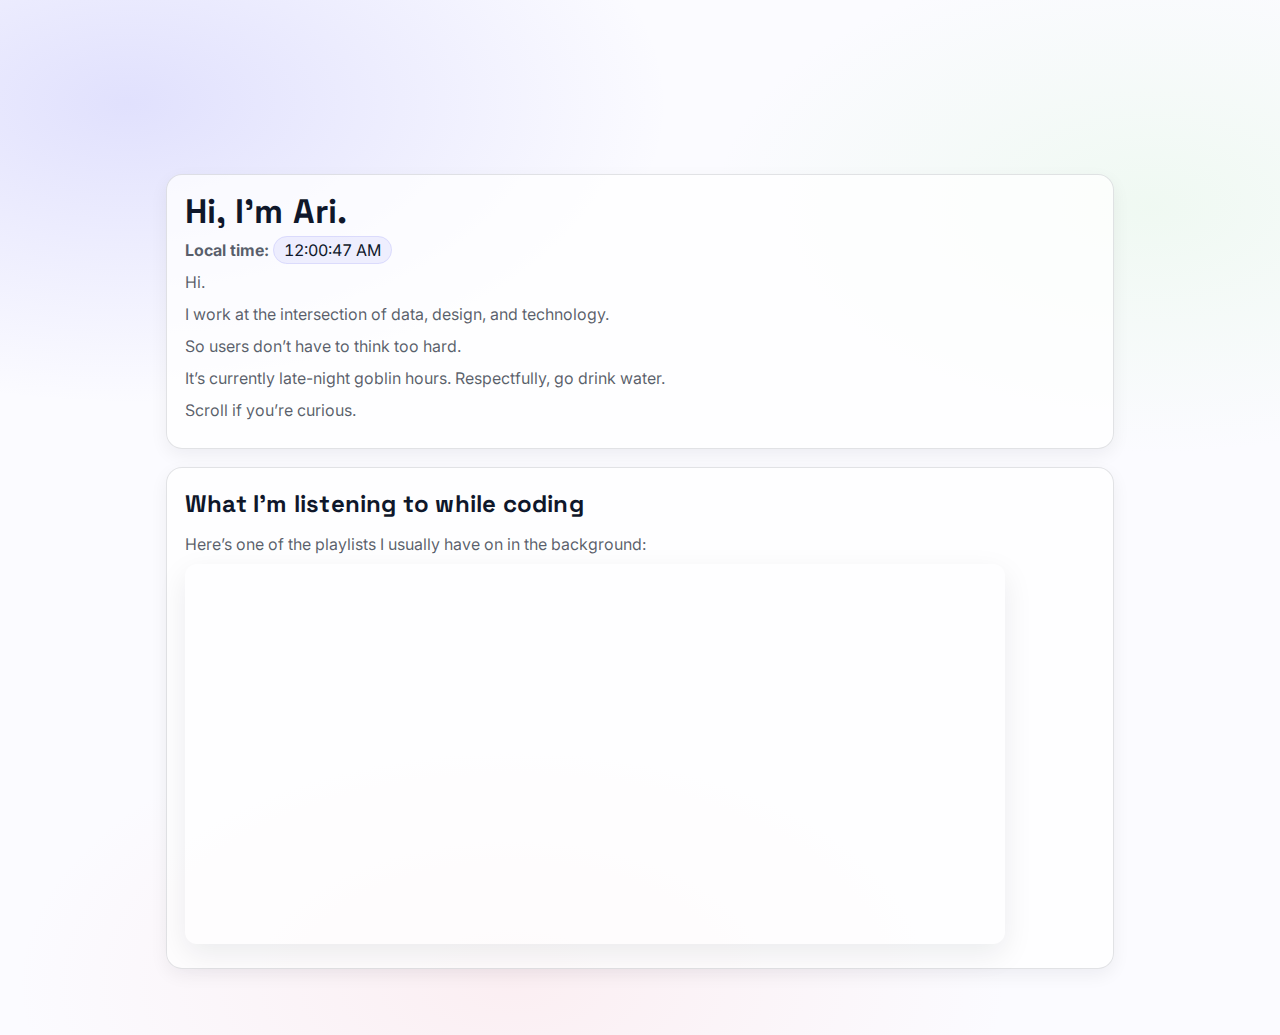
<file: index.html>
<!DOCTYPE html>
<html lang="en">
  <head>
    <meta charset="utf-8" />
    <meta name="viewport" content="width=device-width, initial-scale=1" />
    <title>Ari Portfolio — Home</title>
    <script src="theme-init.js"></script>
    <link rel="stylesheet" href="styles.css" />
  </head>
  <body data-page="home">
    <div id="nav-slot"></div>
    <main class="container">
      <!-- Title OUTSIDE the boxed sections -->
      <h1 class="site-title">ARINDAM</h1>

      <!-- Squiggle line UNDER the title (also outside the boxed sections) -->
      <svg
        id="name-underline"
        width="420"
        height="24"
        viewBox="0 0 420 24"
        xmlns="http://www.w3.org/2000/svg"
        aria-label="Animated underline"
        role="img"
      >
        <path
          id="underline-path"
          d="M10 14 C 80 2, 140 26, 210 14 S 340 2, 410 14"
          fill="none"
          stroke="currentColor"
          stroke-width="4"
          stroke-linecap="round"
          pathLength="1"
          style="stroke-dasharray: 1; stroke-dashoffset: 1"
        />
      </svg>

      <section id="hero" class="section">
        <h2 id="greeting-heading">Hi, I’m Ari.</h2>

        <p>
          <strong>Local time:</strong>
          <span id="clock">--:--:--</span>
        </p>

        <p id="greeting-message"></p>
      </section>

      <section id="spotify" class="section">
        <h2>What I’m listening to while coding</h2>
        <p>Here’s one of the playlists I usually have on in the background:</p>

        <iframe
          data-testid="embed-iframe"
          style="border-radius: 12px"
          src="https://open.spotify.com/embed/playlist/3GNLiYDed1PDcKKZZrWqz9?utm_source=generator"
          width="100%"
          height="352"
          frameborder="0"
          allow="autoplay; clipboard-write; encrypted-media; fullscreen; picture-in-picture"
          loading="lazy"
        >
        </iframe>
      </section>
    </main>

    <!-- Shared across all pages -->
    <script src="script.js"></script>

    <!-- Home-only behavior -->
    <script src="home.js"></script>
    <div id="footer-slot"></div>
  </body>
</html>
</file>
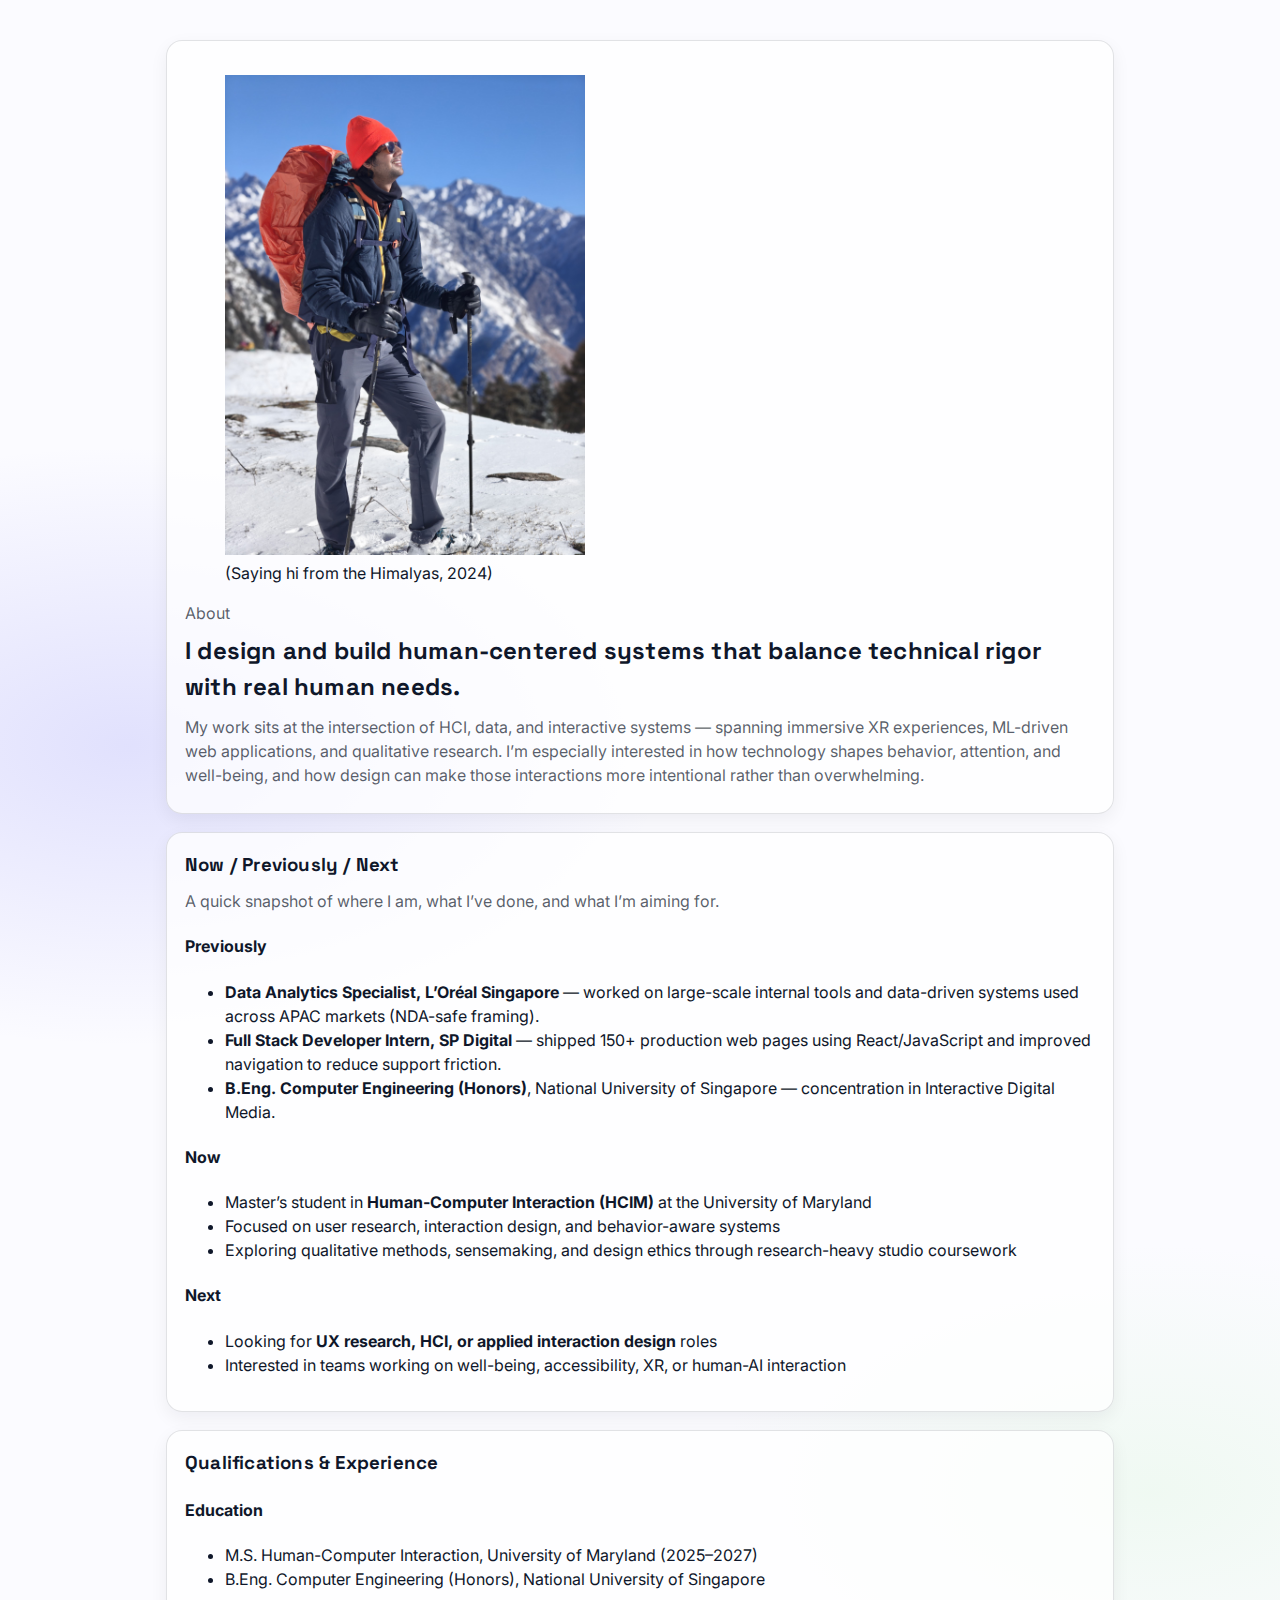
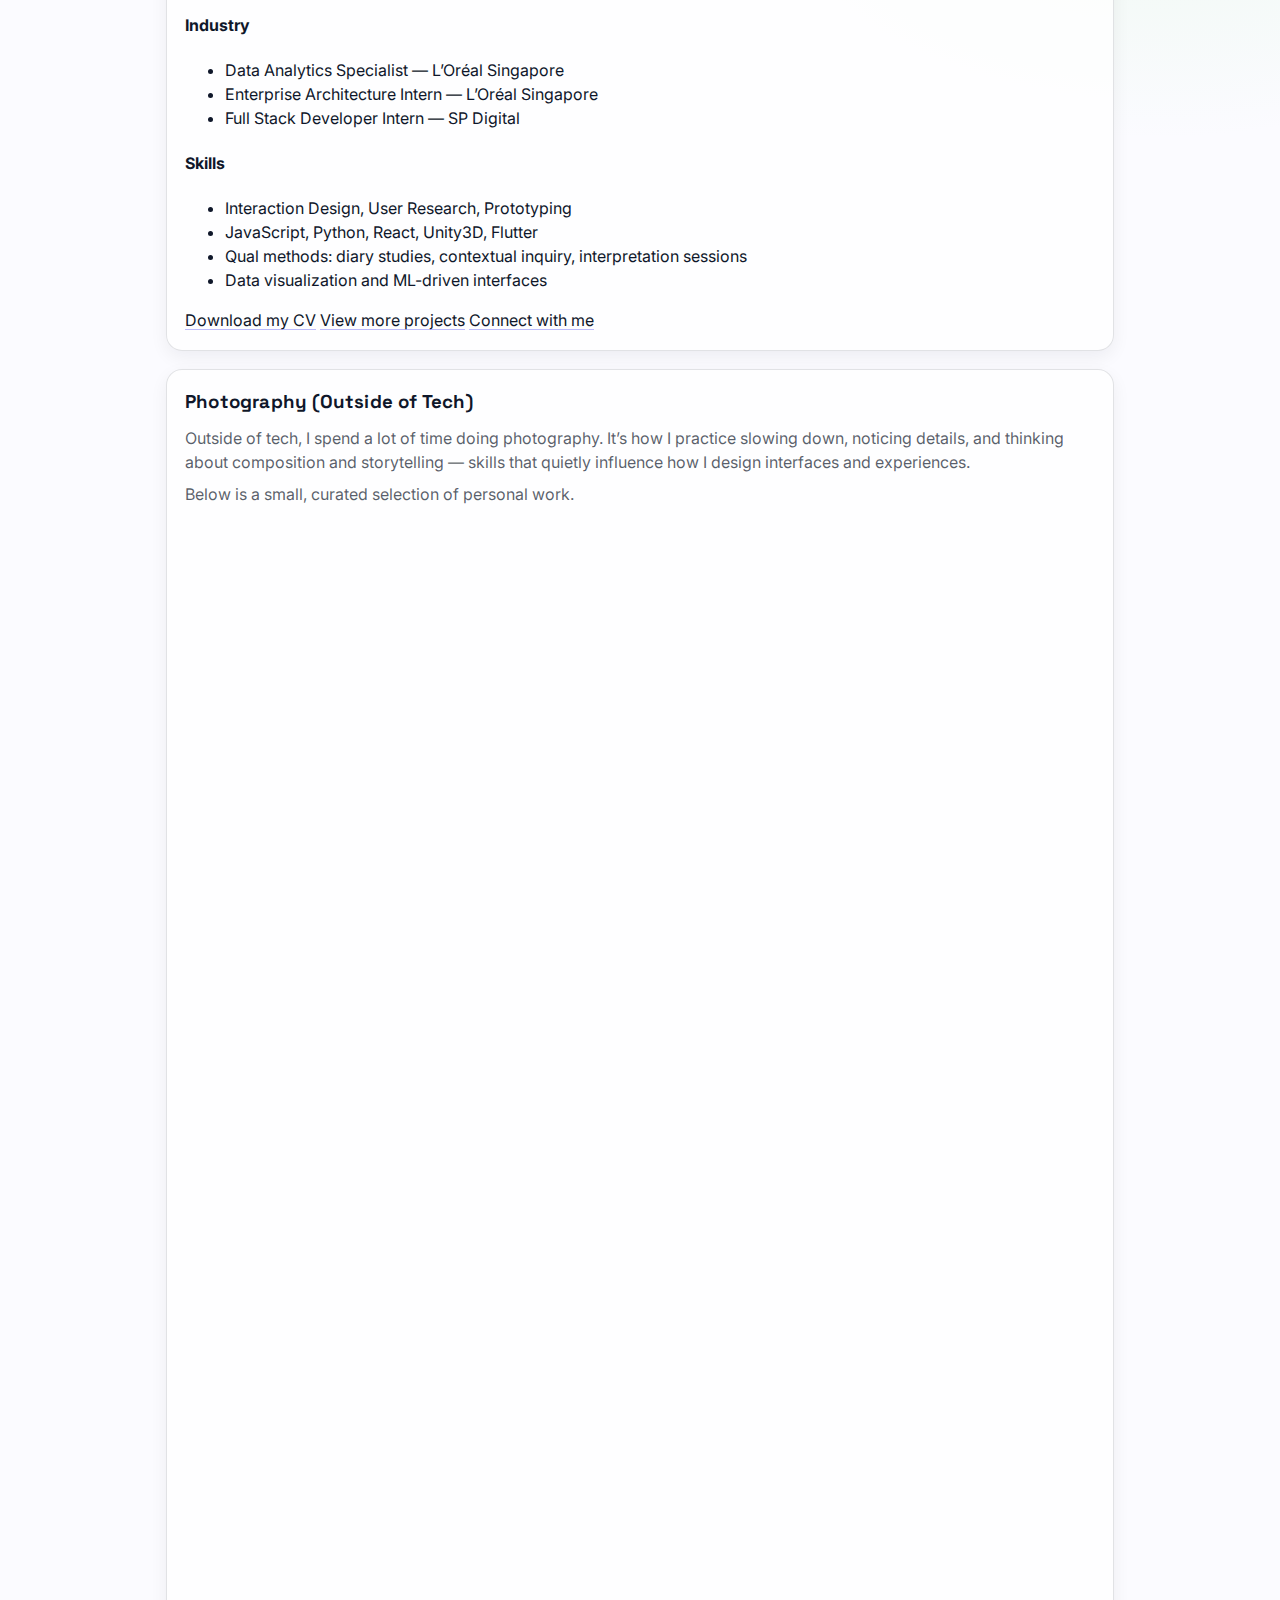
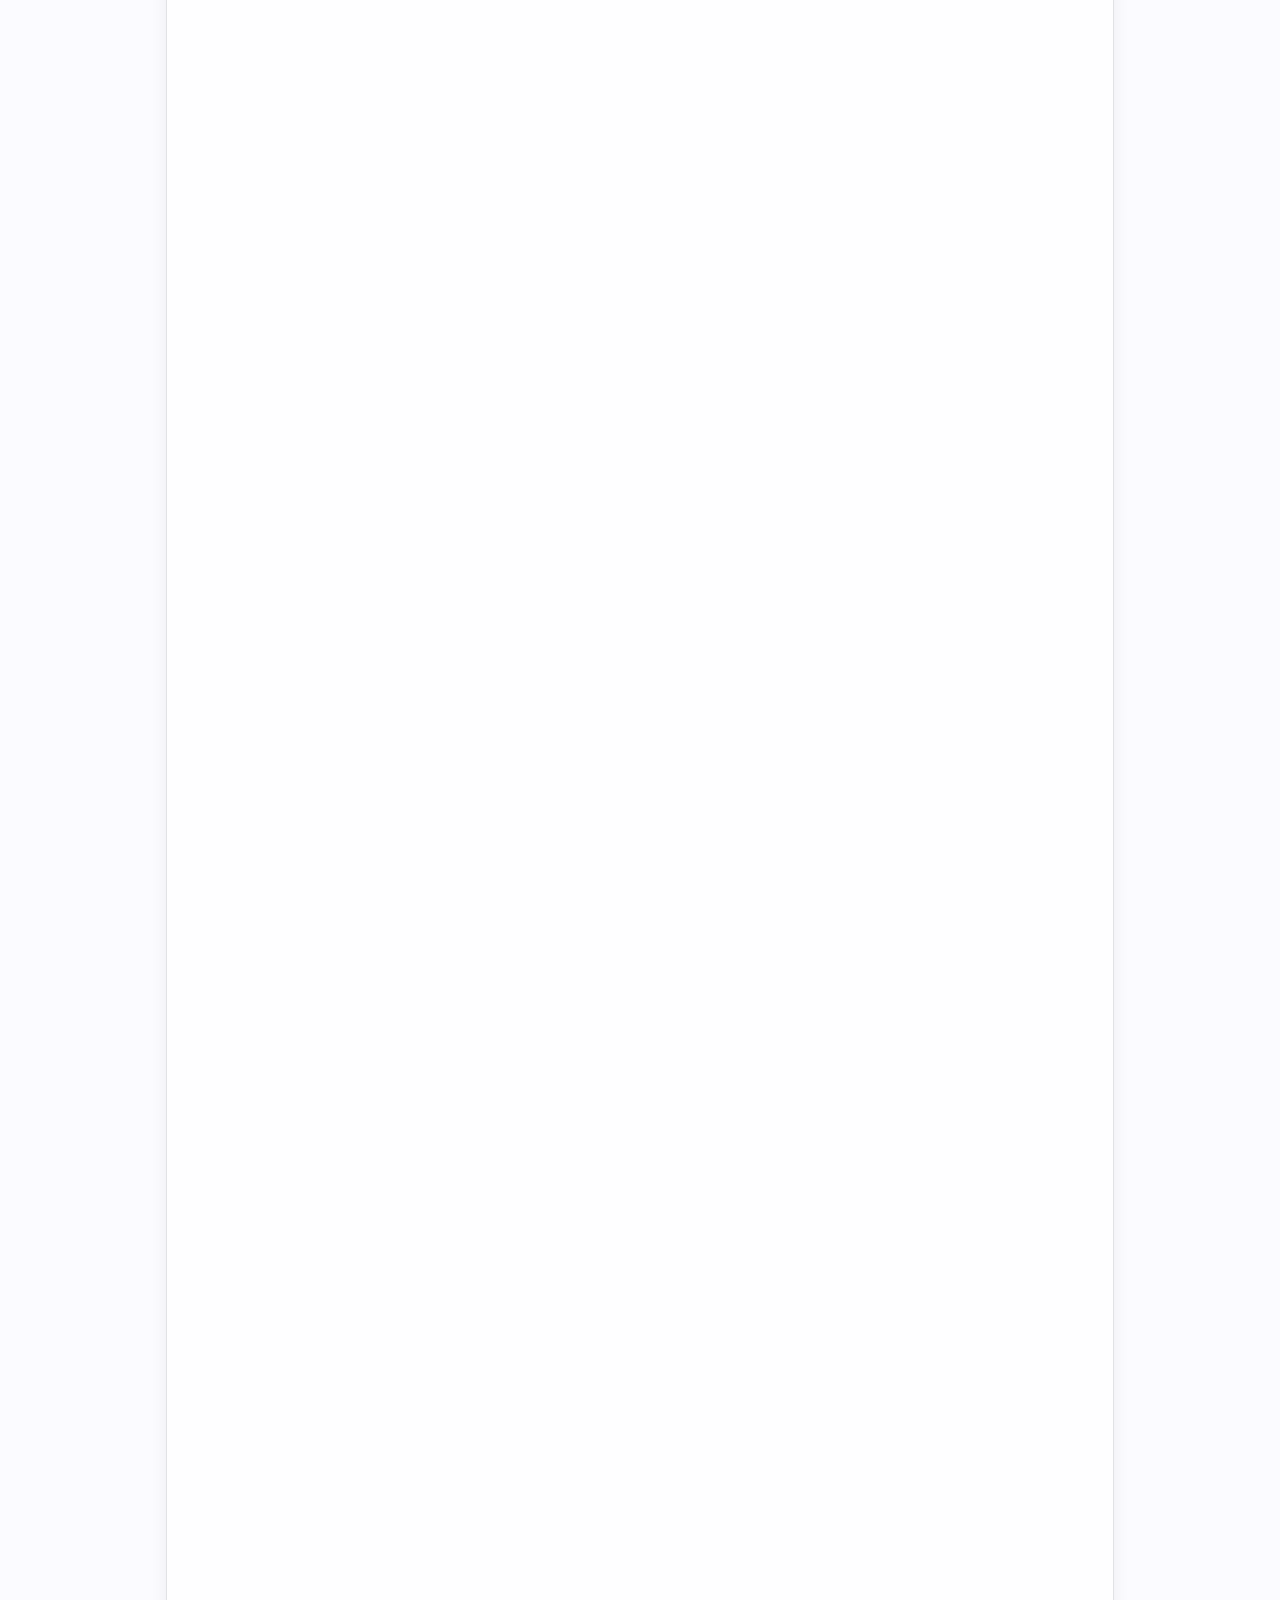
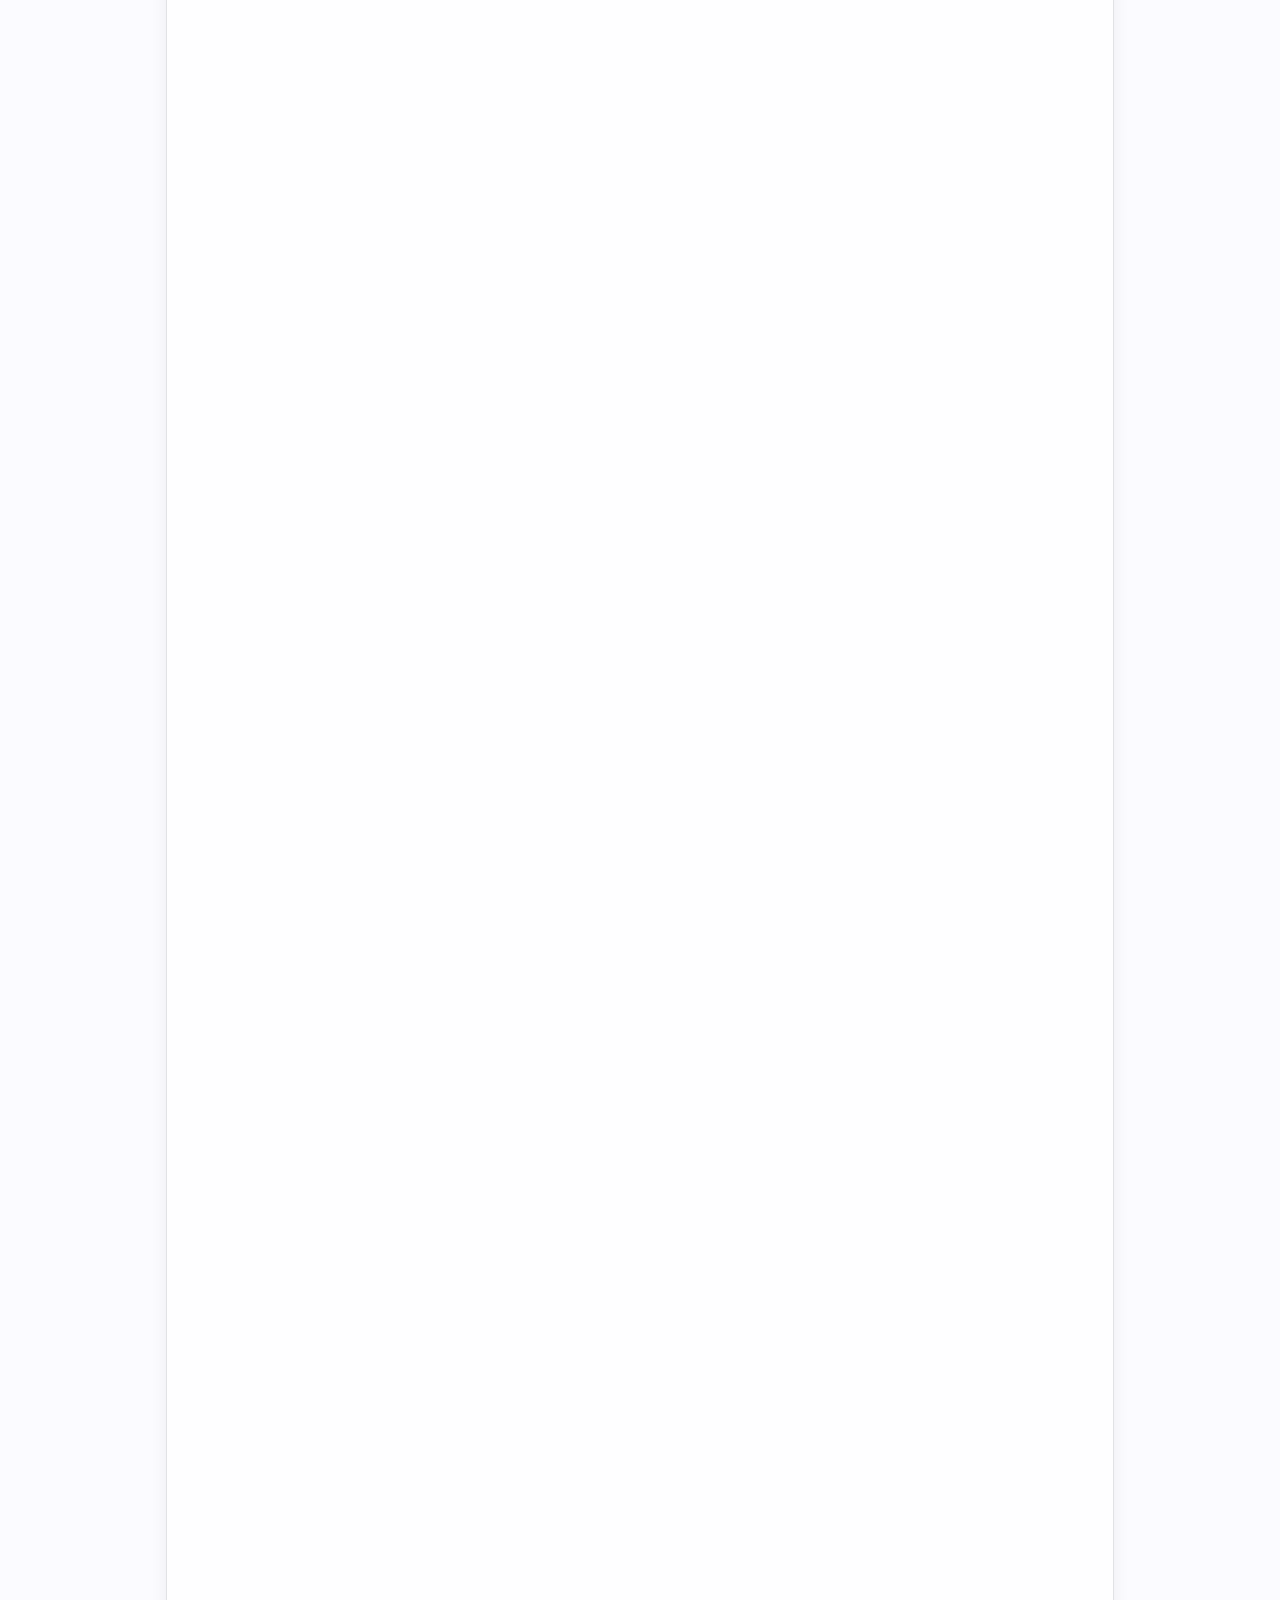
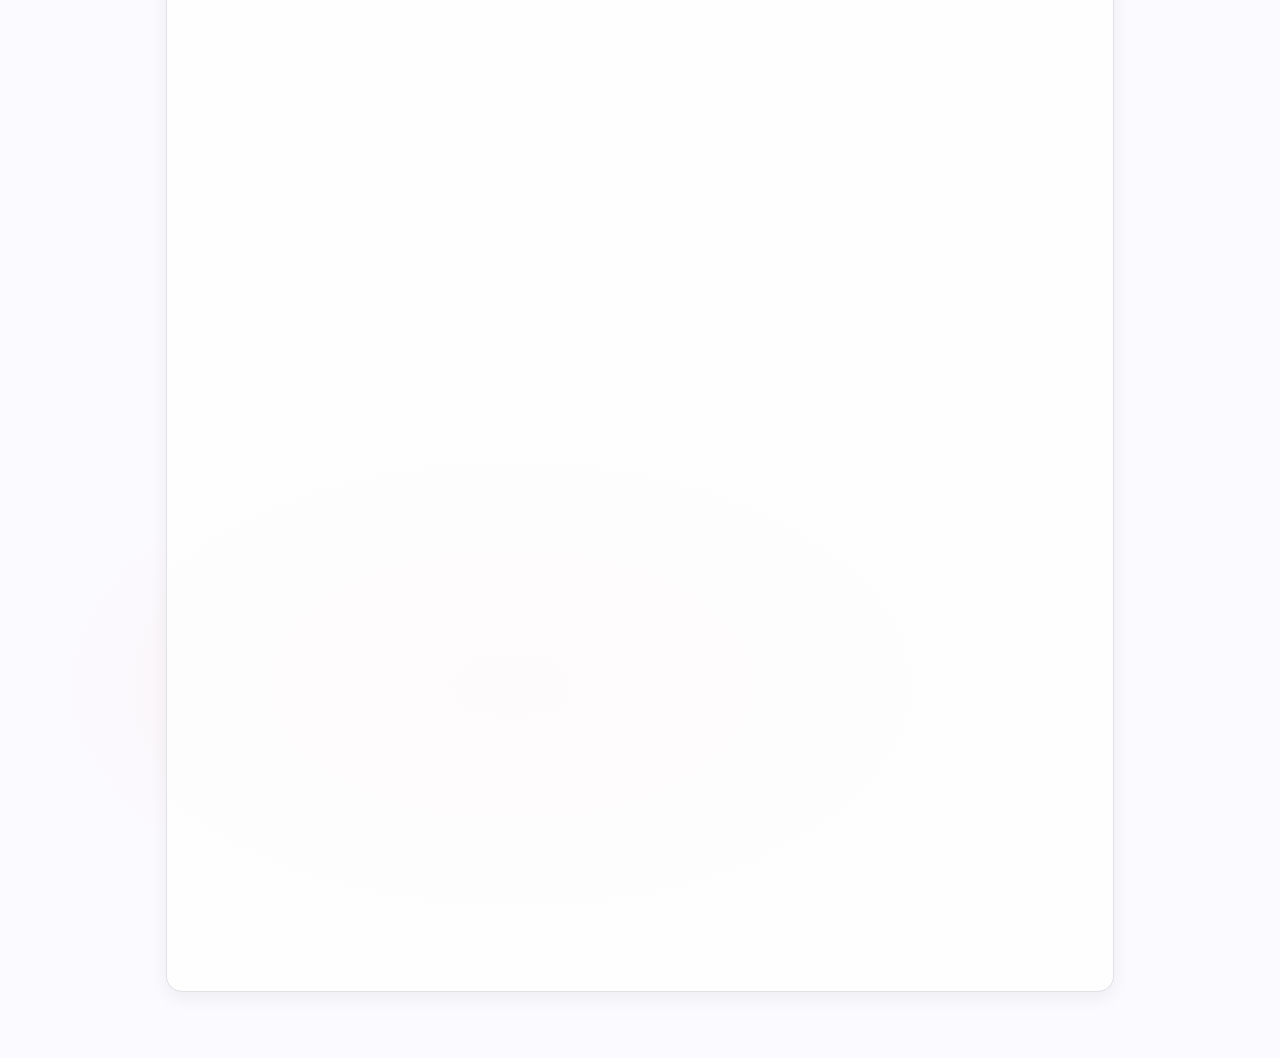
<file: about.html>
<!DOCTYPE html>
<html lang="en">
  <head>
    <meta charset="utf-8" />
    <meta name="viewport" content="width=device-width, initial-scale=1" />
    <title>Ari Portfolio — About</title>
    <script src="theme-init.js"></script>
    <link rel="stylesheet" href="styles.css" />
  </head>

  <body data-page="about">
    <div id="nav-slot"></div>

    <main class="container">
      <section class="section" id="about-hero">
        <div class="about-hero about-hero--side">
          <figure class="about-hero__photo">
            <img
              src="assets/ari.jpeg"
              alt="Ari — portrait"
              class="about-hero__img"
              width="360"
              height="360"
              loading="lazy"
            />
            <figcaption class="about-hero__caption">(Saying hi from the Himalyas, 2024)</figcaption>
          </figure>

          <div class="about-hero__copy">
            <p class="kicker">About</p>

            <h2 class="display-title">
              I design and build <span class="accent">human-centered systems</span> that balance
              technical rigor with real human needs.
            </h2>

            <p class="lead">
              My work sits at the intersection of HCI, data, and interactive systems — spanning
              immersive XR experiences, ML-driven web applications, and qualitative research. I’m
              especially interested in how technology shapes behavior, attention, and well-being,
              and how design can make those interactions more intentional rather than overwhelming.
            </p>
          </div>
        </div>
      </section>

      <section class="section" id="about-timeline">
        <h3 class="section-title">Now / Previously / Next</h3>
        <p class="section-subtitle">
          A quick snapshot of where I am, what I’ve done, and what I’m aiming for.
        </p>

        <div class="timeline" role="list" aria-label="Previously, Now, and Next timeline">
          <div class="timeline-rail--global" aria-hidden="true"></div>

          <article class="timeline-item timeline-item--past" role="listitem">
            <div class="timeline-dot" aria-hidden="true"></div>

            <div class="timeline-card">
              <h4 class="timeline-title">Previously</h4>
              <ul class="timeline-list">
                <li>
                  <strong>Data Analytics Specialist, L’Oréal Singapore</strong> — worked on
                  large-scale internal tools and data-driven systems used across APAC markets
                  (NDA-safe framing).
                </li>
                <li>
                  <strong>Full Stack Developer Intern, SP Digital</strong> — shipped 150+ production
                  web pages using React/JavaScript and improved navigation to reduce support
                  friction.
                </li>
                <li>
                  <strong>B.Eng. Computer Engineering (Honors)</strong>, National University of
                  Singapore — concentration in Interactive Digital Media.
                </li>
              </ul>
            </div>
          </article>

          <article class="timeline-item timeline-item--current" role="listitem">
            <div class="timeline-dot" aria-hidden="true"></div>

            <div class="timeline-card">
              <h4 class="timeline-title">Now</h4>
              <ul class="timeline-list">
                <li>
                  Master’s student in <strong>Human-Computer Interaction (HCIM)</strong> at the
                  University of Maryland
                </li>
                <li>Focused on user research, interaction design, and behavior-aware systems</li>
                <li>
                  Exploring qualitative methods, sensemaking, and design ethics through
                  research-heavy studio coursework
                </li>
              </ul>
            </div>
          </article>

          <article class="timeline-item timeline-item--future timeline-item--last" role="listitem">
            <div class="timeline-dot" aria-hidden="true"></div>

            <div class="timeline-card">
              <h4 class="timeline-title">Next</h4>
              <ul class="timeline-list">
                <li>
                  Looking for <strong>UX research, HCI, or applied interaction design</strong> roles
                </li>
                <li>Interested in teams working on well-being, accessibility, XR, or human-AI interaction</li>
              </ul>
            </div>
          </article>
        </div>
      </section>

      <section class="section" id="about-quals">
        <h3 class="section-title">Qualifications &amp; Experience</h3>

        <div class="about-quals">
          <div class="about-quals__block">
            <h4>Education</h4>
            <ul>
              <li>M.S. Human-Computer Interaction, University of Maryland (2025–2027)</li>
              <li>B.Eng. Computer Engineering (Honors), National University of Singapore</li>
            </ul>
          </div>

          <div class="about-quals__block">
            <h4>Industry</h4>
            <ul>
              <li>Data Analytics Specialist — L’Oréal Singapore</li>
              <li>Enterprise Architecture Intern — L’Oréal Singapore</li>
              <li>Full Stack Developer Intern — SP Digital</li>
            </ul>
          </div>

          <div class="about-quals__block">
            <h4>Skills</h4>
            <ul>
              <li>Interaction Design, User Research, Prototyping</li>
              <li>JavaScript, Python, React, Unity3D, Flutter</li>
              <li>Qual methods: diary studies, contextual inquiry, interpretation sessions</li>
              <li>Data visualization and ML-driven interfaces</li>
            </ul>
          </div>
        </div>

        <div class="about-links" aria-label="Calls to action">
          <div class="about-links__row">
            <a class="link-strong" href="assets/cv.pdf" download>Download my CV</a>
            <a class="link-strong" href="projects.html">View more projects</a>
            <a class="link-strong" href="contact.html">Connect with me</a>
          </div>
        </div>
      </section>

      <section class="section" id="about-photo">
        <h3 class="section-title">Photography (Outside of Tech)</h3>

        <p>
          Outside of tech, I spend a lot of time doing photography. It’s how I practice slowing
          down, noticing details, and thinking about composition and storytelling — skills that
          quietly influence how I design interfaces and experiences.
        </p>

        <p class="muted">Below is a small, curated selection of personal work.</p>

        <div class="photo-grid" aria-label="Photography gallery">
          <!-- 1 -->
          <figure class="photo-tile">
            <img
              src="assets/hanoi-alley-family-walking.jpg"
              alt="A family walking down a narrow Hanoi alley lined with weathered yellow buildings and small shops."
              loading="lazy"
              decoding="async"
              width="600"
              height="400"
            />
          </figure>

          <!-- 2 -->
          <figure class="photo-tile">
            <img
              src="assets/longtail-boat-sunset-sea.jpg"
              alt="A longtail boat cutting across calm water at sunset, leaving a wake under a pastel sky."
              loading="lazy"
              decoding="async"
              width="600"
              height="400"
            />
          </figure>

          <!-- 3 -->
          <figure class="photo-tile">
            <img
              src="assets/historic-arch-airplane-sky.jpg"
              alt="A plane passing through open sky framed by a towering historic stone arch, seen from below."
              loading="lazy"
              decoding="async"
              width="600"
              height="400"
            />
          </figure>

          <!-- 4 -->
          <figure class="photo-tile">
            <img
              src="assets/forest-trail-walk-autumn-light.jpg"
              alt="A person walking along a forest trail with golden leaves and long afternoon sunbeams."
              loading="lazy"
              decoding="async"
              width="600"
              height="400"
            />
          </figure>

          <!-- 5 -->
          <figure class="photo-tile">
            <img
              src="assets/mountan-valley-dusk.jpg"
              alt="A wide mountain valley at dusk with cool purple light and a snow-capped peak in the distance."
              loading="lazy"
              decoding="async"
              width="600"
              height="400"
            />
          </figure>

          <!-- 6 -->
          <figure class="photo-tile">
            <img
              src="assets/coastline-helicopter-over-ocean.jpg"
              alt="A quiet coastline under an overcast sky with a distant helicopter overhead and a lone figure in the surf."
              loading="lazy"
              decoding="async"
              width="600"
              height="400"
            />
          </figure>

          <!-- 7 -->
          <figure class="photo-tile">
            <img
              src="assets/backflip-trampoline-campus-event.jpg"
              alt="A performer mid-backflip above a trampoline at a crowded outdoor campus event under a bright blue sky."
              loading="lazy"
              decoding="async"
              width="600"
              height="400"
            />
          </figure>

          <!-- 8 -->
          <figure class="photo-tile">
            <img
              src="assets/sunset-silhouette-shoreline.jpg"
              alt="A silhouetted person standing at the shoreline as the sky glows deep orange over calm water."
              loading="lazy"
              decoding="async"
              width="600"
              height="400"
            />
          </figure>

          <!-- 9 -->
          <figure class="photo-tile">
            <img
              src="assets/city-crosswalk-night-cyclist.jpg"
              alt="A cyclist crossing a wet city street at night through misty steam and car headlights."
              loading="lazy"
              decoding="async"
              width="600"
              height="400"
            />
          </figure>
        </div>
      </section>
    </main>

    <script src="script.js"></script>
    <script src="https://code.jquery.com/jquery-3.7.1.min.js"></script>

    <div id="footer-slot"></div>
  </body>
</html>
</file>
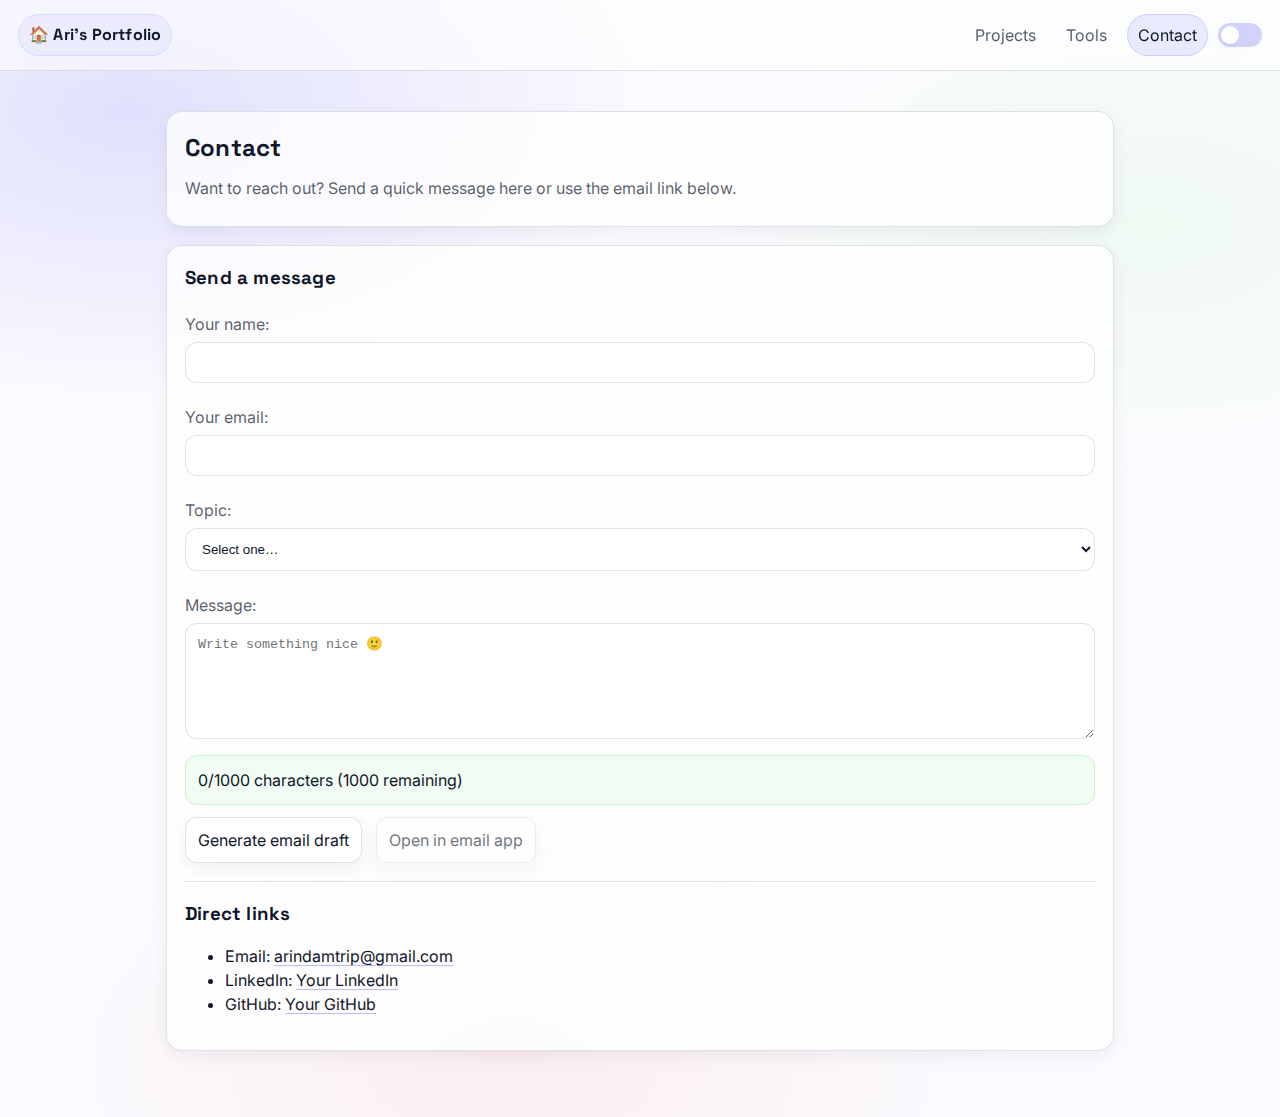
<file: contact.html>
<!DOCTYPE html>
<html lang="en">
  <head>
    <meta charset="utf-8" />
    <meta name="viewport" content="width=device-width, initial-scale=1" />
    <title>Ari Portfolio — Contact</title>

    <link rel="stylesheet" href="styles.css" />
  </head>

  <body data-page="contact">
    <header class="topbar">
<h1 class="site-home">
  <a href="index.html" aria-label="Go to home page">
    🏠 Ari’s Portfolio
  </a>
</h1>

      <nav>
        <a href="projects.html">Projects</a>
        <a href="tools.html">Tools</a>
        <a href="contact.html">Contact</a>

        <button
  id="theme-toggle"
  class="theme-switch"
  type="button"
  role="switch"
  aria-checked="false"
  aria-label="Toggle dark mode"
>
  <span class="switch-track">
    <span class="switch-thumb"></span>
  </span>
</button>
      </nav>
    </header>

    <main class="container">
      <section class="section">
        <h2>Contact</h2>
        <p>
          Want to reach out? Send a quick message here or use the email link below.
        </p>
      </section>

      <section class="section" id="contact-section">
        <h3>Send a message</h3>

        <form id="contact-form" novalidate>
          <div>
            <label for="contact-name">Your name:</label>
            <input
              type="text"
              id="contact-name"
              name="name"
              required
              minlength="2"
              maxlength="60"
              autocomplete="name"
            />
          </div>

          <div>
            <label for="contact-email">Your email:</label>
            <input
              type="email"
              id="contact-email"
              name="email"
              required
              autocomplete="email"
            />
          </div>

          <div>
            <label for="contact-topic">Topic:</label>
            <select id="contact-topic" name="topic" required>
              <option value="" selected disabled>Select one…</option>
              <option value="project">Project / Collaboration</option>
              <option value="job">Job / Internship</option>
              <option value="feedback">Portfolio feedback</option>
              <option value="other">Other</option>
            </select>
          </div>

          <div>
            <label for="contact-message">Message:</label>
            <textarea
              id="contact-message"
              name="message"
              rows="6"
              required
              minlength="10"
              maxlength="1000"
              placeholder="Write something nice 🙂"
            ></textarea>
            <div id="message-counter" aria-live="polite" style="white-space: pre-wrap;"></div>

          </div>

          <button type="submit">Generate email draft</button>
          <button type="button" id="open-email">Open in email app</button>
        </form>

<div id="contact-status" aria-live="polite" style="white-space: pre-wrap;"></div>

        <hr />

        <h3>Direct links</h3>
        <ul>
          <li>
            Email:
            <a id="contact-email-link" href="mailto:arindamtrip@gmail.com">
              arindamtrip@gmail.com
            </a>
          </li>
          <li>LinkedIn: <a href="#" id="contact-linkedin" target="_blank" rel="noopener">Your LinkedIn</a></li>
          <li>GitHub: <a href="#" id="contact-github" target="_blank" rel="noopener">Your GitHub</a></li>
        </ul>
      </section>
    </main>

    <!-- Shared -->
    <script src="script.js"></script>

    <!-- Optional jQuery for animations on this page too -->
    <script src="https://code.jquery.com/jquery-3.7.1.min.js"></script>

    <!-- Contact page JS (we’ll build next) -->
    <script src="contact.js"></script>
  </body>
</html>
</file>
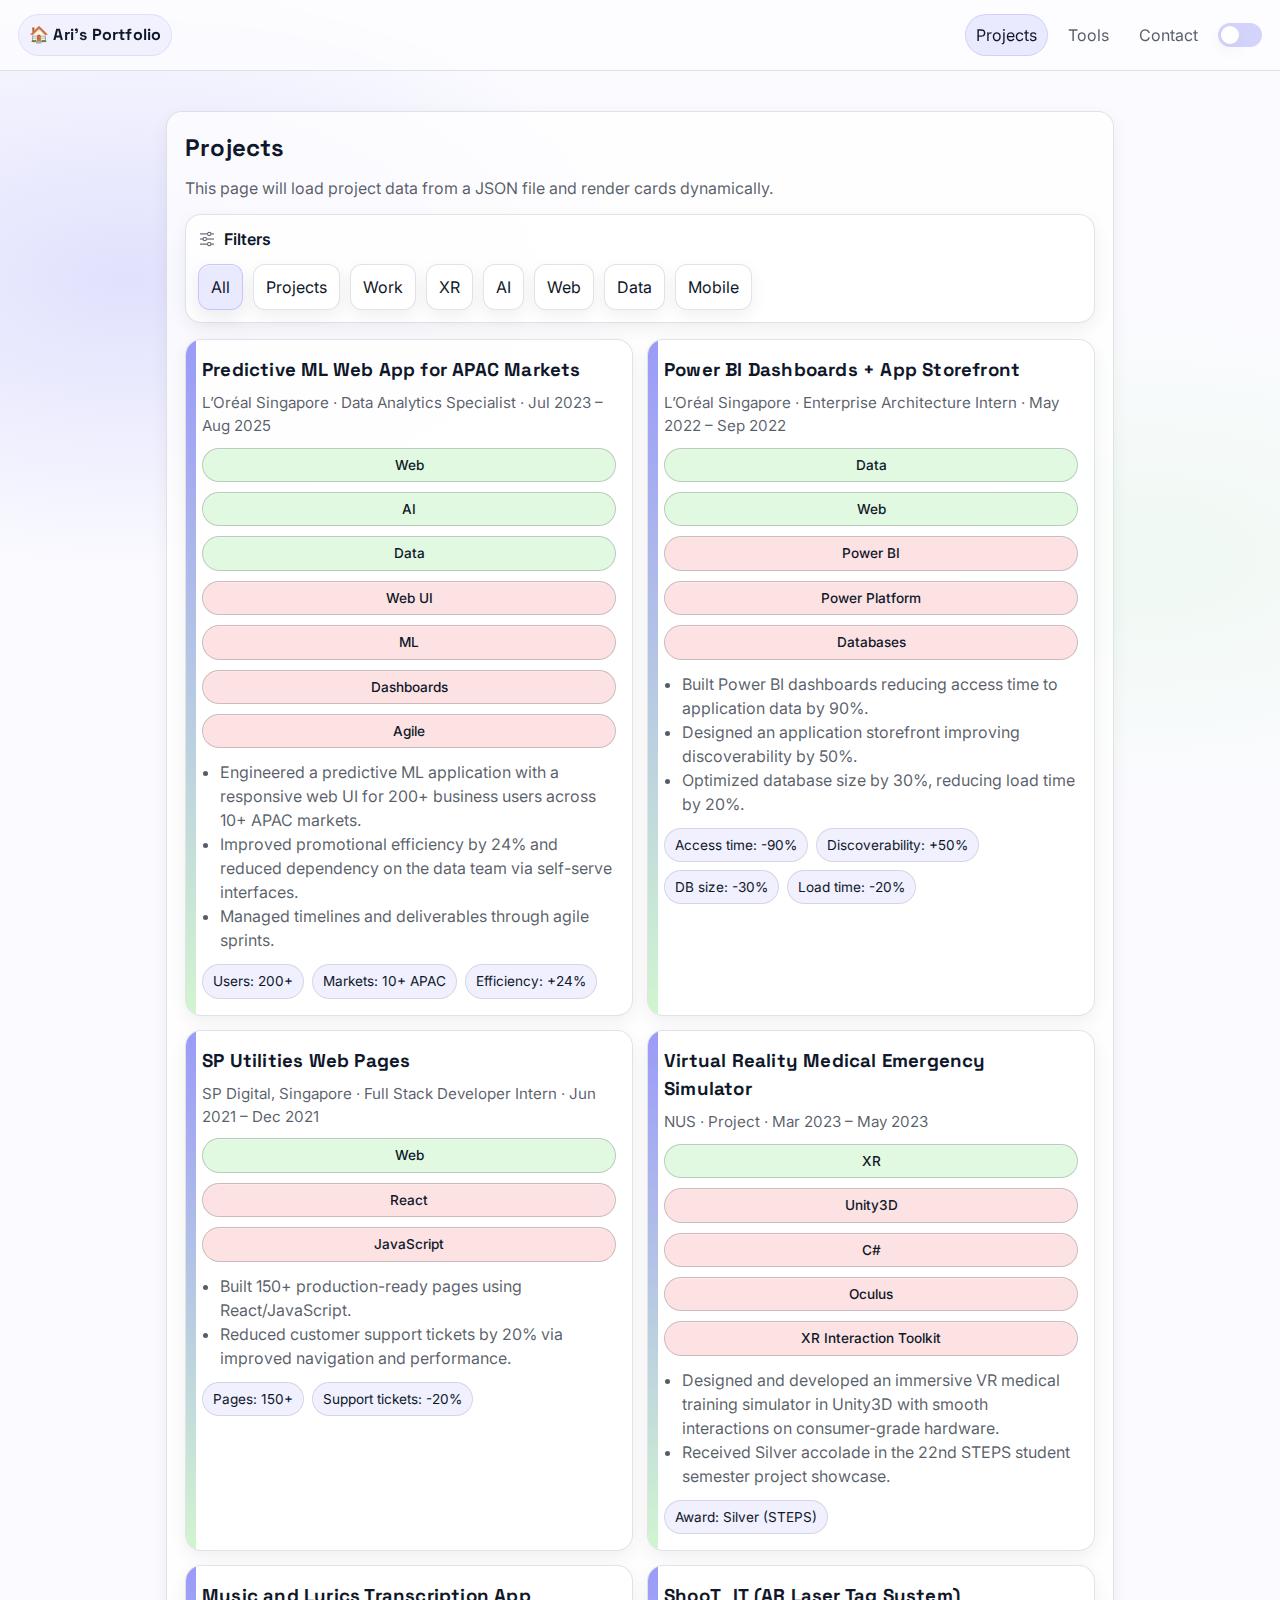
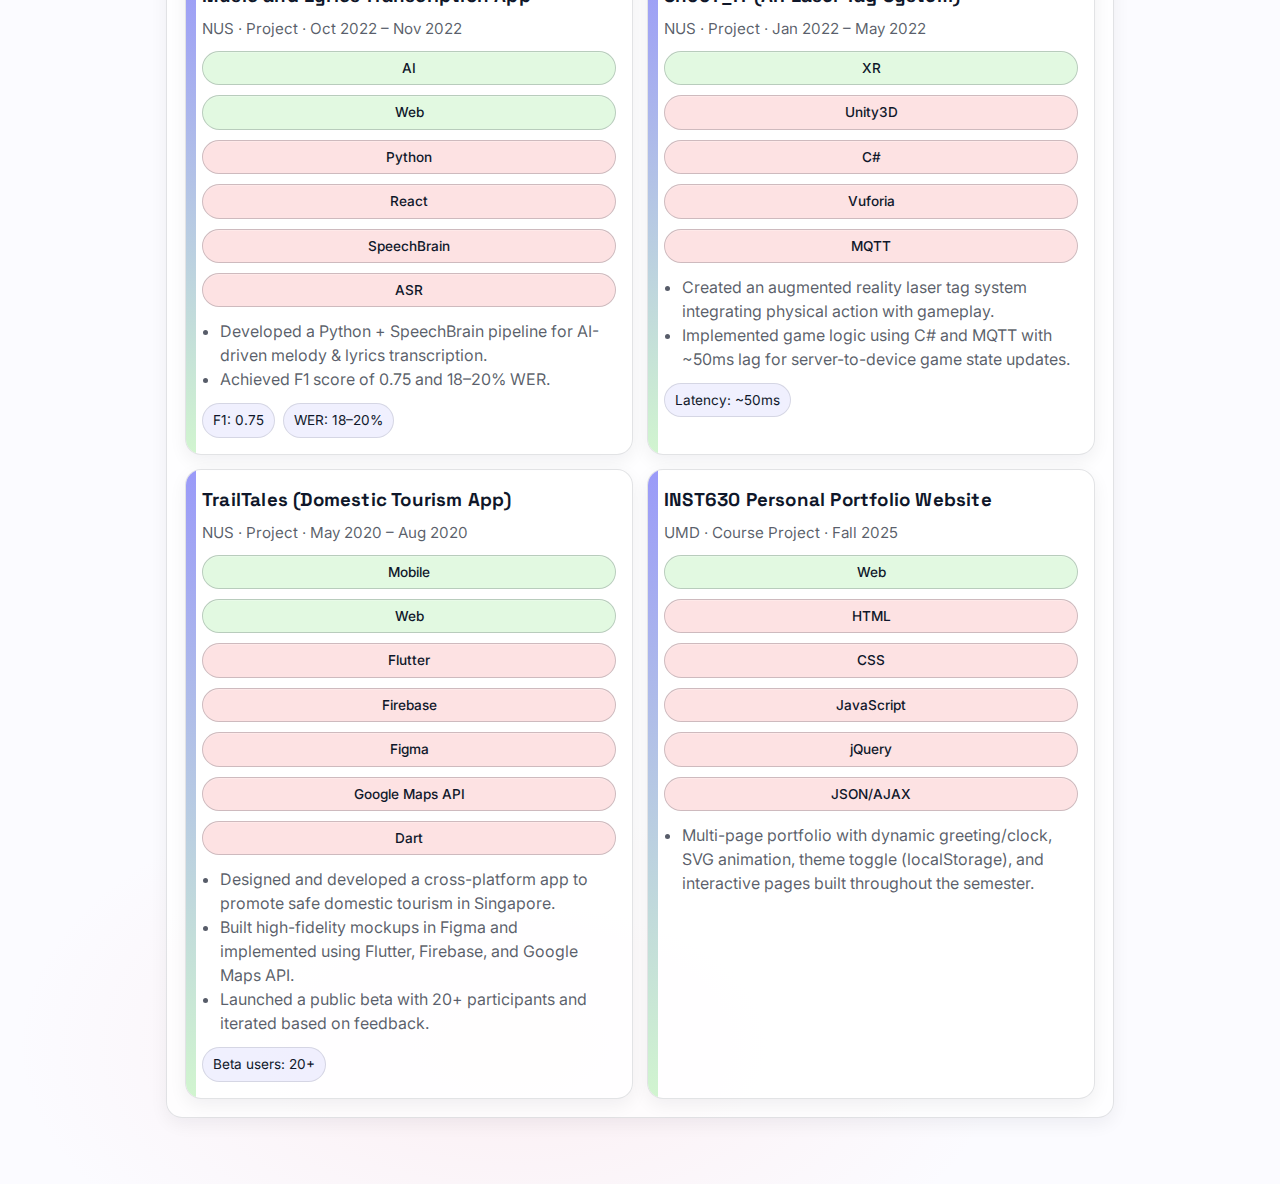
<file: projects.html>
<!DOCTYPE html>
<html lang="en">
  <head>
    <meta charset="utf-8" />
    <meta name="viewport" content="width=device-width, initial-scale=1" />
    <title>Ari Portfolio — Projects</title>
    <script src="theme-init.js"></script>
    <link rel="stylesheet" href="styles.css" />
  </head>

  <body data-page="projects">
    <header class="topbar">
      <h1 class="site-home">
        <a href="index.html" aria-label="Go to home page">
          🏠 Ari’s Portfolio
        </a>
      </h1>

      <nav>
        <a href="projects.html">Projects</a>
        <a href="tools.html">Tools</a>
        <a href="contact.html">Contact</a>
        <button
          id="theme-toggle"
          class="theme-switch"
          type="button"
          role="switch"
          aria-checked="false"
          aria-label="Toggle dark mode"
        >
          <span class="switch-track">
            <span class="switch-thumb"></span>
          </span>
        </button>
      </nav>
    </header>

    <main class="container">
      <section class="section">
        <h2>Projects</h2>
        <p>
          This page will load project data from a JSON file and render cards
          dynamically.
        </p>

        <div class="filters-wrap">
          <div class="filters-label">
            <span class="filters-title">
              <span class="filter-icon" aria-hidden="true"></span>
              Filters
            </span>
          </div>

          <div
            id="filters"
            class="filters"
            role="group"
            aria-label="Project filters"
          >
            <button
              type="button"
              class="filter-btn is-active"
              data-filter="all"
              aria-pressed="true"
            >
              All
            </button>
            <button
              type="button"
              class="filter-btn"
              data-filter="project"
              aria-pressed="false"
            >
              Projects
            </button>
            <button
              type="button"
              class="filter-btn"
              data-filter="work"
              aria-pressed="false"
            >
              Work
            </button>
            <button
              type="button"
              class="filter-btn"
              data-filter="XR"
              aria-pressed="false"
            >
              XR
            </button>
            <button
              type="button"
              class="filter-btn"
              data-filter="AI"
              aria-pressed="false"
            >
              AI
            </button>
            <button
              type="button"
              class="filter-btn"
              data-filter="Web"
              aria-pressed="false"
            >
              Web
            </button>
            <button
              type="button"
              class="filter-btn"
              data-filter="Data"
              aria-pressed="false"
            >
              Data
            </button>
            <button
              type="button"
              class="filter-btn"
              data-filter="Mobile"
              aria-pressed="false"
            >
              Mobile
            </button>
          </div>
        </div>

        <div id="projects-grid" aria-live="polite">
          <!-- JS will inject project cards here -->
        </div>
      </section>
    </main>

    <!-- Shared base behavior: theme, etc. -->
    <script src="script.js"></script>

    <!-- Page-specific behavior (we'll build next) -->
    <script src="https://code.jquery.com/jquery-3.7.1.min.js"></script>
    <script src="projects.js"></script>
  </body>
</html>
</file>
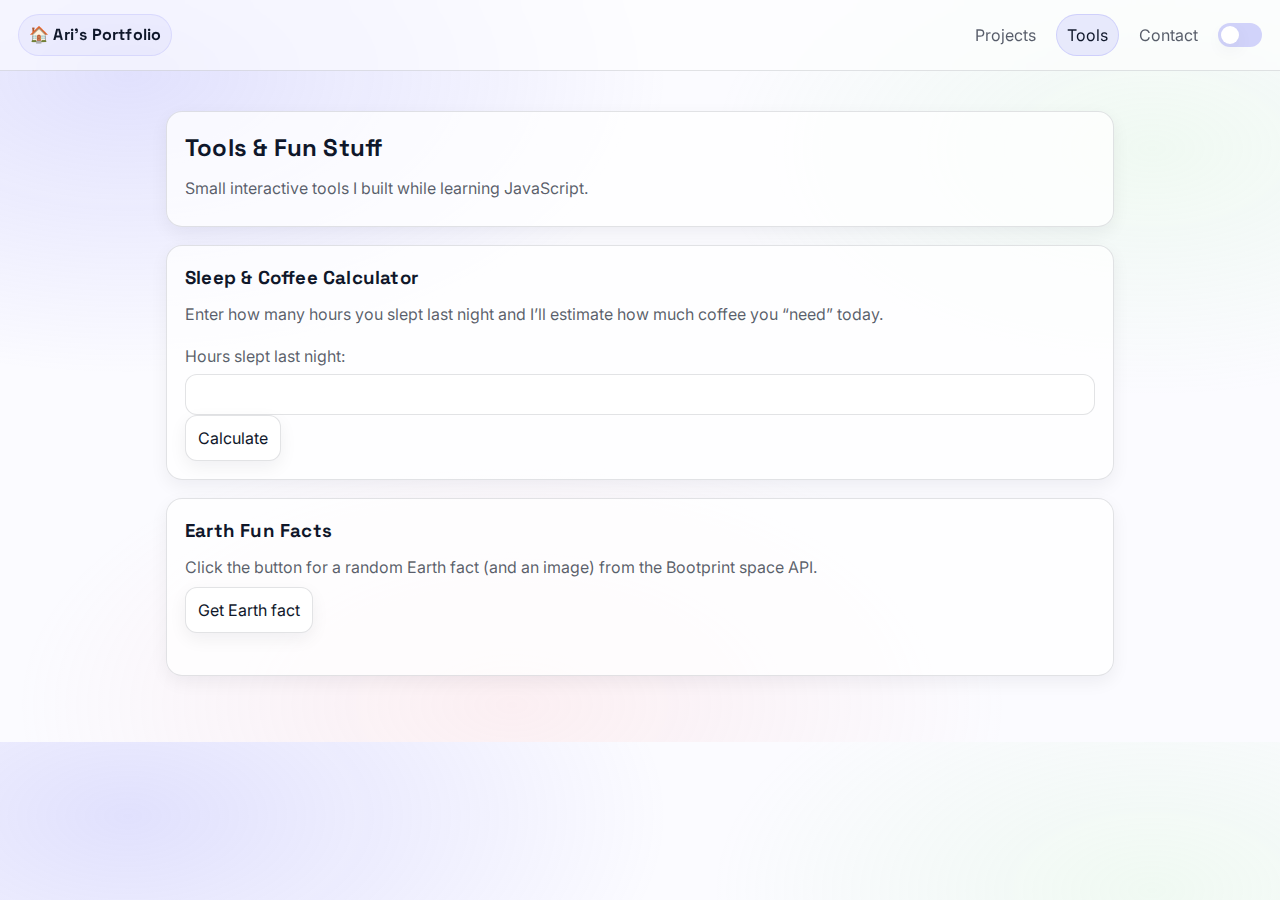
<file: tools.html>
<!DOCTYPE html>
<html lang="en">
  <head>
    <meta charset="utf-8" />
    <meta name="viewport" content="width=device-width, initial-scale=1" />
    <title>Ari Portfolio — Tools</title>

    <link rel="stylesheet" href="styles.css" />
  </head>

  <body data-page="tools">
    <header class="topbar">
<h1 class="site-home">
  <a href="index.html" aria-label="Go to home page">
    🏠 Ari’s Portfolio
  </a>
</h1>

      <nav>
        <a href="projects.html">Projects</a>
        <a href="tools.html">Tools</a>
        <a href="contact.html">Contact</a>

        <button
  id="theme-toggle"
  class="theme-switch"
  type="button"
  role="switch"
  aria-checked="false"
  aria-label="Toggle dark mode"
>
  <span class="switch-track">
    <span class="switch-thumb"></span>
  </span>
</button>
      </nav>
    </header>

    <main class="container">
      <section class="section">
        <h2>Tools & Fun Stuff</h2>
        <p>Small interactive tools I built while learning JavaScript.</p>
      </section>

      <!-- SLEEP + COFFEE CALCULATOR -->
      <section class="section" id="sleep-tool">
        <h3>Sleep & Coffee Calculator</h3>

        <p>
          Enter how many hours you slept last night and I’ll estimate how much coffee you “need” today.
        </p>

        <form id="sleep-form" novalidate>
          <label for="sleep-hours">Hours slept last night:</label>
          <input
            type="number"
            id="sleep-hours"
            name="sleep-hours"
            min="0"
            max="24"
            step="0.5"
            required
          />
          <button type="submit">Calculate</button>
        </form>

        <div id="sleep-result" aria-live="polite"></div>
      </section>

      <!-- EARTH FUN FACTS (BOOTPRINT API) -->
      <section class="section" id="earth-tool">
        <h3>Earth Fun Facts</h3>

        <p>
          Click the button for a random Earth fact (and an image) from the Bootprint space API.
        </p>

        <button id="get-earth-fact" type="button">Get Earth fact</button>
        <div id="earth-status" aria-live="polite"></div>

        <figure id="earth-figure">
          <img
            id="earth-image"
            alt=""
            style="max-width:320px;width:100%;height:auto;display:block;margin-top:12px;"
          />
          <figcaption id="earth-fact"></figcaption>
        </figure>
      </section>
    </main>

    <!-- Shared -->
    <script src="script.js"></script>

    <!-- jQuery for animations -->
    <script src="https://code.jquery.com/jquery-3.7.1.min.js"></script>

    <!-- Tools page JS -->
    <script src="tools.js"></script>
  </body>
</html>
</file>
<file: styles.css>
/* =========================================================
   IMPORTS
   ========================================================= */
@import url("https://fonts.googleapis.com/css2?family=Inter:wght@400;500;600&family=Space+Grotesk:wght@600;700&family=Major+Mono+Display&display=swap");

/* =========================================================
   THEME TOKENS
   ========================================================= */
:root {
  /* Pastel contrasting palette 2 (your list) */
  --lavender-700: #8383f7;
  --lavender-300: #b0b0fa;
  --pink-300: #fbb6b9;
  --mint-300: #bbf0b8;
  --mint-500: #9ae995;

  /* Neutrals */
  --bg: #fbfbff;
  --surface: rgba(255, 255, 255, 0.75);
  --surface-solid: #ffffff;
  --text: #0f172a;
  --muted: rgba(15, 23, 42, 0.7);
  --border: rgba(15, 23, 42, 0.12);

  /* Accents */
  --accent: var(--lavender-700);
  --accent-2: var(--mint-500);
  --accent-3: var(--pink-300);

  /* Effects */
  --shadow: 0 10px 30px rgba(15, 23, 42, 0.08);
  --shadow-soft: 0 6px 18px rgba(15, 23, 42, 0.06);
  --radius: 16px;
  --radius-sm: 12px;

  /* Type */
  --font-body: Inter, system-ui, -apple-system, Segoe UI, Roboto, Arial, sans-serif;
  --font-display: "Space Grotesk", Inter, system-ui, sans-serif;

  /* Layout */
  --container: 980px;

  /* Motion */
  --ease: cubic-bezier(0.2, 0.8, 0.2, 1);
  --speed: 180ms;

  /* --- Chip colors (light mode) --- */
  --chip-bg: rgba(176, 176, 250, 0.34);
  --chip-domain-bg: rgba(187, 240, 184, 0.42);
  --chip-tech-bg: rgba(251, 182, 185, 0.40);
  --chip-border: rgba(15, 23, 42, 0.20);
}

html[data-theme="dark"] {
  --bg: #0b1020;
  --surface: rgba(17, 24, 39, 0.62);
  --surface-solid: #111827;
  --text: #eef2ff;
  --muted: rgba(238, 242, 255, 0.72);
  --border: rgba(238, 242, 255, 0.14);

  --shadow: 0 14px 40px rgba(0, 0, 0, 0.35);
  --shadow-soft: 0 10px 24px rgba(0, 0, 0, 0.25);

  /* --- Chip colors (dark mode) --- */
  --chip-bg: rgba(176, 176, 250, 0.18);
  --chip-domain-bg: rgba(187, 240, 184, 0.22);
  --chip-tech-bg: rgba(251, 182, 185, 0.20);
  --chip-border: rgba(238, 242, 255, 0.22);

}

/* =========================================================
   BASE / RESET
   ========================================================= */
* { box-sizing: border-box; }

html { scroll-behavior: smooth; }

body {
  margin: 0;
  font-family: var(--font-body);
  line-height: 1.5;
  color: var(--text);
  background:
    radial-gradient(900px 500px at 10% 10%, rgba(131, 131, 247, 0.22), transparent 60%),
    radial-gradient(800px 450px at 90% 20%, rgba(187, 240, 184, 0.18), transparent 55%),
    radial-gradient(900px 500px at 40% 95%, rgba(251, 182, 185, 0.18), transparent 55%),
    var(--bg);
}

/* Better default media */
img, svg, video {
  max-width: 100%;
  height: auto;
}

/* Selection */
::selection { background: rgba(131, 131, 247, 0.28); }

/* Links */
a {
  color: inherit;
  text-decoration-color: rgba(131, 131, 247, 0.55);
  text-underline-offset: 3px;
}
a:hover { text-decoration-color: rgba(131, 131, 247, 1); }

/* =========================================================
   GLOBAL MOTION / TRANSITIONS
   ========================================================= */
html,
body,
.topbar,
.section,
a,
button,
input,
textarea,
select,
.project-card,
.chip,
.metric-badge,
#sleep-result,
#earth-status,
#contact-status,
#email-hint,
#message-counter {
  transition:
    background-color 260ms var(--ease),
    color 260ms var(--ease),
    border-color 260ms var(--ease),
    box-shadow 260ms var(--ease);
}

/* Also transition the big background gradient swap more gently */
body {
  transition: background 360ms var(--ease), color 260ms var(--ease);
}

/* Respect reduced motion */
@media (prefers-reduced-motion: reduce) {
  html,
  body,
  .topbar,
  .section,
  a,
  button,
  input,
  textarea,
  select,
  .project-card,
  .chip,
  .metric-badge,
  #sleep-result,
  #earth-status,
  #contact-status,
  #email-hint,
  #message-counter {
    transition: none !important;
  }
}

/* =========================================================
   GLOBAL LAYOUT PRIMITIVES
   ========================================================= */
.container {
  max-width: var(--container);
  margin: 0 auto;
  padding: 22px 16px 48px;
}

.section {
  margin: 18px 0;
  padding: 18px 18px;
  border-radius: var(--radius);
  background: var(--surface);
  border: 1px solid var(--border);
  box-shadow: var(--shadow-soft);
}

.section h2,
.section h3 {
  margin: 0 0 10px;
  font-family: var(--font-display);
  letter-spacing: 0.2px;
}

.section p {
  margin: 8px 0;
  color: var(--muted);
}

hr {
  border: none;
  border-top: 1px solid var(--border);
  margin: 18px 0;
}

/* =========================================================
   GLOBAL COMPONENTS
   ========================================================= */

/* ---------- Topbar / Nav ---------- */
.topbar {
  position: sticky;
  top: 0;
  z-index: 1000;

  padding: 14px 18px;
  display: flex;
  align-items: center;
  justify-content: space-between;

  background: rgba(255, 255, 255, 0.55);
  backdrop-filter: blur(10px);
  border-bottom: 1px solid var(--border);
}

html[data-theme="dark"] .topbar {
  background: rgba(17, 24, 39, 0.5);
}

.topbar h1 {
  margin: 0;
  font-size: 16px;
  font-weight: 700;
  font-family: var(--font-display);
  letter-spacing: 0.2px;
}

.topbar h1 a { text-decoration: none; }

/* Home link affordance (brand pill) */
.site-home a {
  position: relative;
  display: inline-flex;
  align-items: center;
  gap: 6px;

  padding: 8px 10px;
  border-radius: 999px;

  background: rgba(131, 131, 247, 0.08);
  border: 1px solid rgba(131, 131, 247, 0.18);

  text-decoration: none;
  color: var(--text);

  transition:
    background var(--speed) var(--ease),
    transform var(--speed) var(--ease),
    box-shadow var(--speed) var(--ease);
}

/* Gradient border “runner” */
@property --borderAngle {
  syntax: "<angle>";
  inherits: false;
  initial-value: 0turn;
}

.site-home a::before {
  content: "";
  position: absolute;
  inset: -2px;
  border-radius: inherit;
  padding: 2px;
  opacity: 0;
  pointer-events: none;

  --borderAngle: 0turn;

  background: conic-gradient(
    from var(--borderAngle),
    rgba(131, 131, 247, 0.0),
    rgba(131, 131, 247, 0.95),
    rgba(131, 131, 247, 0.0),
    rgba(131, 131, 247, 0.0)
  );

  -webkit-mask:
    linear-gradient(#000 0 0) content-box,
    linear-gradient(#000 0 0);
  -webkit-mask-composite: xor;
          mask-composite: exclude;
}

.site-home a:hover {
  background: rgba(131, 131, 247, 0.16);
  transform: translateY(-1px);
  box-shadow: var(--shadow-soft);
}

.site-home a:hover::before {
  opacity: 1;
  animation: borderSweep 1.2s linear infinite;
}

@keyframes borderSweep {
  to { --borderAngle: 1turn; }
}

.site-home a:active { transform: translateY(0); }

@media (prefers-reduced-motion: reduce) {
  .site-home a:hover::before { animation: none; }
}

/* Nav links */
.topbar nav {
  display: flex;
  align-items: center;
  gap: 10px;
}

.topbar nav a {
  padding: 8px 10px;
  border-radius: 999px;
  text-decoration: none;
  color: var(--muted);
  transition: background var(--speed) var(--ease), color var(--speed) var(--ease);
}

.topbar nav a:hover {
  background: rgba(131, 131, 247, 0.12);
  color: var(--text);
}

/* Highlight current page link using body[data-page]
   NOTE: home highlighting should be handled by .site-home (index.html isn’t in nav). */
body[data-page="projects"] .topbar nav a[href="projects.html"],
body[data-page="tools"] .topbar nav a[href="tools.html"],
body[data-page="contact"] .topbar nav a[href="contact.html"] {
  background: rgba(131, 131, 247, 0.16);
  color: var(--text);
  border: 1px solid rgba(131, 131, 247, 0.25);
}

/* ---------- Dark mode toggle switch ---------- */
.theme-switch {
  border: none;
  background: none;
  padding: 0;
  cursor: pointer;
  display: flex;
  align-items: center;
}

.switch-track {
  width: 44px;
  height: 24px;
  background: rgba(131, 131, 247, 0.35);
  border-radius: 999px;
  position: relative;
  display: inline-block;
  transition: background var(--speed) var(--ease);
}

.switch-thumb {
  position: absolute;
  top: 3px;
  left: 3px;
  width: 18px;
  height: 18px;
  background: white;
  border-radius: 50%;
  box-shadow: var(--shadow-soft);
  transition: transform var(--speed) var(--ease), background var(--speed) var(--ease);
}

/* Dark mode ON */
html[data-theme="dark"] .switch-track { background: var(--accent); }
html[data-theme="dark"] .switch-thumb {
  transform: translateX(20px);
  background: #0b1020;
}

/* ---------- Buttons (generic) ---------- */
button { font: inherit; }

.section button {
  border: 1px solid var(--border);
  background: var(--surface-solid);
  color: var(--text);
  padding: 10px 12px;
  border-radius: 12px;
  cursor: pointer;
  transition:
    transform var(--speed) var(--ease),
    box-shadow var(--speed) var(--ease),
    background var(--speed) var(--ease);
  box-shadow: var(--shadow-soft);
}

.section button:hover {
  transform: translateY(-1px);
  background: rgba(131, 131, 247, 0.10);
}

.section button:disabled {
  opacity: 0.6;
  cursor: not-allowed;
  transform: none;
}

/* ---------- Inputs / forms ---------- */
label {
  display: inline-block;
  margin: 10px 0 6px;
  color: var(--muted);
}

input, textarea, select {
  width: 100%;
  padding: 12px 12px;
  border-radius: 12px;
  border: 1px solid var(--border);
  background: var(--surface-solid);
  color: var(--text);
  outline: none;
  transition: border-color var(--speed) var(--ease), box-shadow var(--speed) var(--ease);
}

input:focus, textarea:focus, select:focus {
  border-color: rgba(131, 131, 247, 0.55);
  box-shadow: 0 0 0 4px rgba(131, 131, 247, 0.16);
}

form > div { margin-bottom: 12px; }

#contact-form button {
  width: auto;
  margin-right: 10px;
}

/* ---------- Status blocks (tools + contact) ---------- */
#sleep-result,
#earth-status,
#contact-status,
#email-hint,
#message-counter {
  margin-top: 10px;
  padding: 12px 12px;
  border-radius: 12px;
  border: 1px solid var(--border);
  background: rgba(176, 176, 250, 0.14);
  color: var(--text);
  white-space: pre-wrap;
}

/* Hide empty status blocks so they don't leave blank space */
#earth-status:empty,
#sleep-result:empty,
#contact-status:empty,
#email-hint:empty,
#message-counter:empty {
  display: none;
}

/* Loading state should NOT look like a boxed alert */
#earth-status[data-state="loading"] {
  background: none;
  border: none;
  padding: 0;
  margin-top: 8px;
  color: var(--muted);
  font-size: 0.95rem;
}

/* If JS sets dataset state */
[data-state="error"] {
  background: rgba(251, 182, 185, 0.18) !important;
  border-color: rgba(248, 144, 149, 0.45) !important;
}

[data-state="ok"] {
  background: rgba(187, 240, 184, 0.16) !important;
  border-color: rgba(154, 233, 149, 0.45) !important;
}

/* =========================================================
   PAGE: HOME
   ========================================================= */

/* Home page name title */
.site-title {
  font-family: "Major Mono Display", monospace;
  font-size: clamp(42px, 7vw, 72px);
  text-align: center;
  letter-spacing: 0.08em;
  margin: 28px 0 10px;
  color: var(--text);
  font-weight: 400;
  line-height: 1;
  user-select: none;

  opacity: 0;
  transform: translateY(10px) scale(0.99);
  animation: titleEnter 867ms var(--ease) forwards;
}

@keyframes titleEnter {
  to {
    opacity: 1;
    transform: translateY(0) scale(1);
  }
}

@media (prefers-reduced-motion: reduce) {
  .site-title {
    animation: none;
    opacity: 1;
    transform: none;
  }
}

/* Squiggle underline sits under title, centered */
#name-underline {
  display: block;
  margin: 10px auto 18px;
  opacity: 0.9;
  color: var(--accent);
}

#hero h2 {
  font-size: 34px;
  line-height: 1.1;
  margin-bottom: 8px;
}

#clock {
  font-variant-numeric: tabular-nums;
  padding: 3px 10px;
  border-radius: 999px;
  background: rgba(176, 176, 250, 0.18);
  border: 1px solid rgba(176, 176, 250, 0.3);
  color: var(--text);
}

#spotify iframe {
  width: min(820px, 100%);
  height: 380px;
  border: 0;
  border-radius: var(--radius);
  box-shadow: var(--shadow);
}

/* =========================================================
   PAGE: PROJECTS
   ========================================================= */

/* The wrapper card around filters (since you’re using filters-wrap in HTML) */
.filters-wrap {
  margin-top: 14px;
  padding: 12px;
  border: 1px solid var(--border);
  border-radius: var(--radius);
  background: var(--surface);
  box-shadow: var(--shadow-soft);
}

.filters-label {
  margin-bottom: 10px;
}

.filters-title {
  display: inline-flex;
  align-items: center;
  gap: 8px;
  font-weight: 600;
  color: var(--text);
}

/* Filter chips row */
.filters {
  display: flex;
  flex-wrap: wrap;
  gap: 10px;
}

/* Filters are chips, NOT generic buttons */
/* Filters are chips, NOT generic buttons */
.filter-btn {
  appearance: none;
  border: 1px solid var(--border);
  background: var(--surface-solid);
  color: var(--muted);

  padding: 7px 12px;      /* slightly tighter */
  min-height: 34px;       /* consistent pill height */
  border-radius: 999px;

  cursor: pointer;
  box-shadow:
    0 1px 0 rgba(255,255,255,0.35) inset; /* subtle “designed” feel */
  transition:
    background var(--speed) var(--ease),
    color var(--speed) var(--ease),
    border-color var(--speed) var(--ease),
    transform var(--speed) var(--ease),
    box-shadow var(--speed) var(--ease);
}

.filter-btn:hover {
  transform: translateY(-1px);
  background: rgba(131, 131, 247, 0.10);
  color: var(--text);
  border-color: rgba(131, 131, 247, 0.22);
}

/* Selected filter state (clean + on-brand) */
.filter-btn.is-active,
.filter-btn[aria-pressed="true"] {
  background: rgba(131, 131, 247, 0.16);
  color: var(--text);
  border-color: rgba(131, 131, 247, 0.35);
  box-shadow:
    0 1px 0 rgba(255,255,255,0.40) inset,
    0 8px 18px rgba(15, 23, 42, 0.08);
}

/* Keyboard focus */
.filter-btn:focus-visible {
  outline: none;
  box-shadow:
    0 0 0 4px rgba(131, 131, 247, 0.16),
    0 1px 0 rgba(255,255,255,0.40) inset;
}


#projects-grid {
  margin-top: 16px;
  display: grid;
  grid-template-columns: repeat(12, 1fr);
  gap: 14px;
}

.project-card {
  grid-column: span 6;
  padding: 16px;
  border-radius: var(--radius);
  border: 1px solid var(--border);
  background: var(--surface);
  box-shadow: var(--shadow-soft);
  transition: transform var(--speed) var(--ease), box-shadow var(--speed) var(--ease);
  overflow: hidden;
  position: relative;
}

.project-card:hover {
  transform: translateY(-2px);
  box-shadow: var(--shadow);
}

.project-card h3 {
  margin: 0 0 6px;
  font-family: var(--font-display);
}

.project-meta {
  margin: 0 0 10px;
  color: var(--muted);
  font-size: 0.95rem;
}

/* Decorative accent stripe */
.project-card::before {
  content: "";
  position: absolute;
  inset: 0 auto 0 0;
  width: 10px;
  background: linear-gradient(180deg, rgba(131, 131, 247, 0.9), rgba(187, 240, 184, 0.75));
  opacity: 0.9;
}

.chips {
  display: flex;
  flex-direction: column;  /* separate rows */
  gap: 10px;               /* space between domain row + tech row */
  margin: 10px 0 12px;
}

/* Row containers (created in JS) */
.chip-row {
  display: flex;
  flex-wrap: wrap;
  gap: 8px;
}

/* Domains should feel more “categorical” (slightly lighter) */
.chip-row--domains .chip {
  opacity: 0.85;
}

/* Tech stays fully emphasized */
.chip-row--tech .chip {
  opacity: 1;
}

.chip {
  display: inline-flex;
  align-items: center;
  justify-content: center;

  padding: 6px 12px;          /* slightly more horizontal padding */
  min-height: 28px;           /* locks vertical size */
  min-width: 44px;            /* prevents circular chips */

  border-radius: 999px;
  border: 1px solid var(--chip-border);
  background: var(--chip-bg);
  font-size: 0.85rem;
  color: var(--text);
  white-space: nowrap;
  font-weight: 500;
  box-shadow: 0 1px 0 rgba(255,255,255,0.22) inset;
}

html[data-theme="dark"] .chip {
  box-shadow: 0 1px 0 rgba(255,255,255,0.08) inset;
}

.chip-domain { background: var(--chip-domain-bg); }
.chip-tech   { background: var(--chip-tech-bg); }

.highlights {
  margin: 0;
  padding-left: 18px;
  color: var(--muted);
}

.metrics {
  display: flex;
  flex-wrap: wrap;
  gap: 8px;
  margin-top: 12px;
}

.metric-badge {
  padding: 6px 10px;
  border-radius: 999px;
  border: 1px solid var(--border);
  background: rgba(131, 131, 247, 0.12);
  font-size: 0.85rem;
}

/* Filter icon (mask method — works in dark mode) */
.filter-icon {
  width: 18px;
  height: 18px;
  display: inline-block;
  background-color: var(--muted); /* auto adapts in dark mode */

  -webkit-mask: url("assets/filter.png") center / contain no-repeat;
          mask: url("assets/filter.png") center / contain no-repeat;

  opacity: 0.9;
}

/* =========================================================
   PAGE: TOOLS
   ========================================================= */
#earth-figure { margin: 14px 0 0; }

#earth-image {
  border-radius: var(--radius);
  box-shadow: var(--shadow);
}

#earth-fact {
  margin-top: 10px;
  color: var(--muted);
}

/* =========================================================
   PAGE: CONTACT
   ========================================================= */

@media (max-width: 900px) {
  .project-card { grid-column: span 12; }
  #hero h2 { font-size: 30px; }
}

@media (max-width: 560px) {
  .topbar { flex-direction: column; gap: 10px; align-items: flex-start; }
  .topbar nav { flex-wrap: wrap; }
}
</file>
